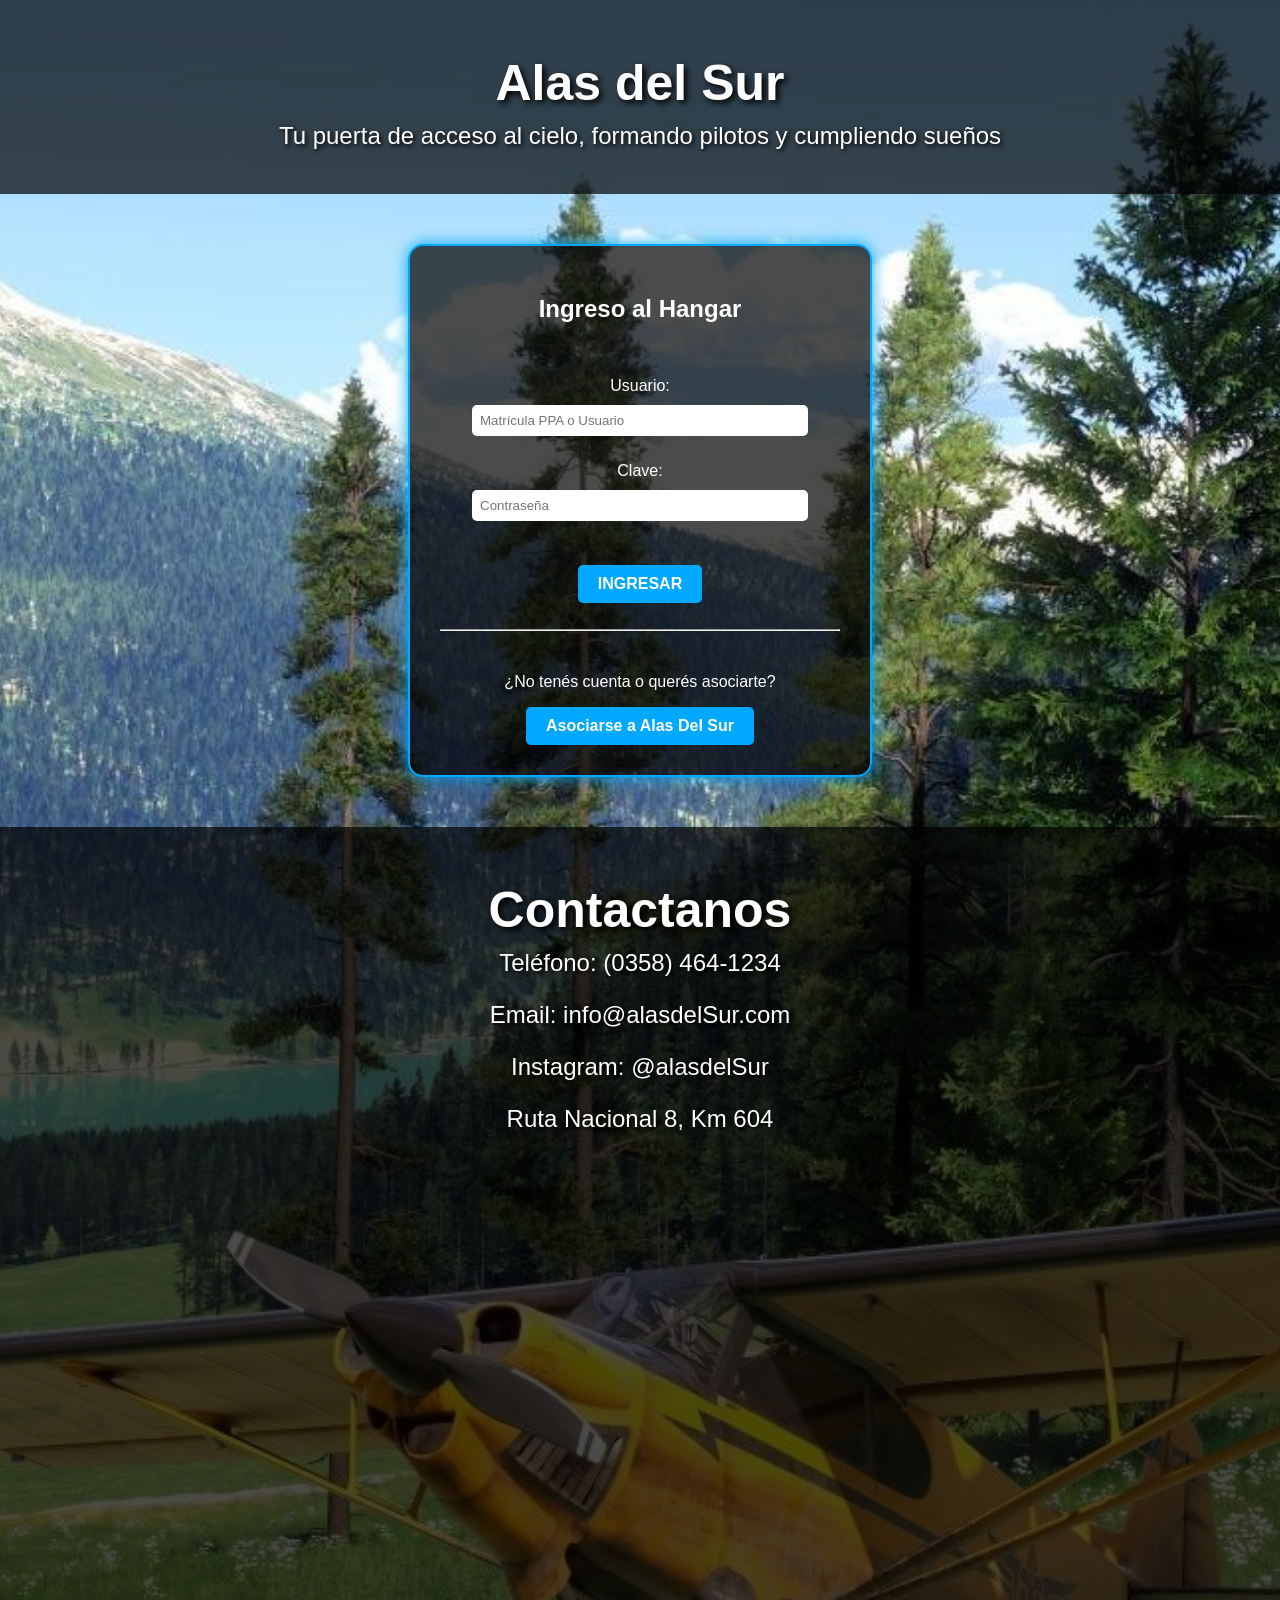
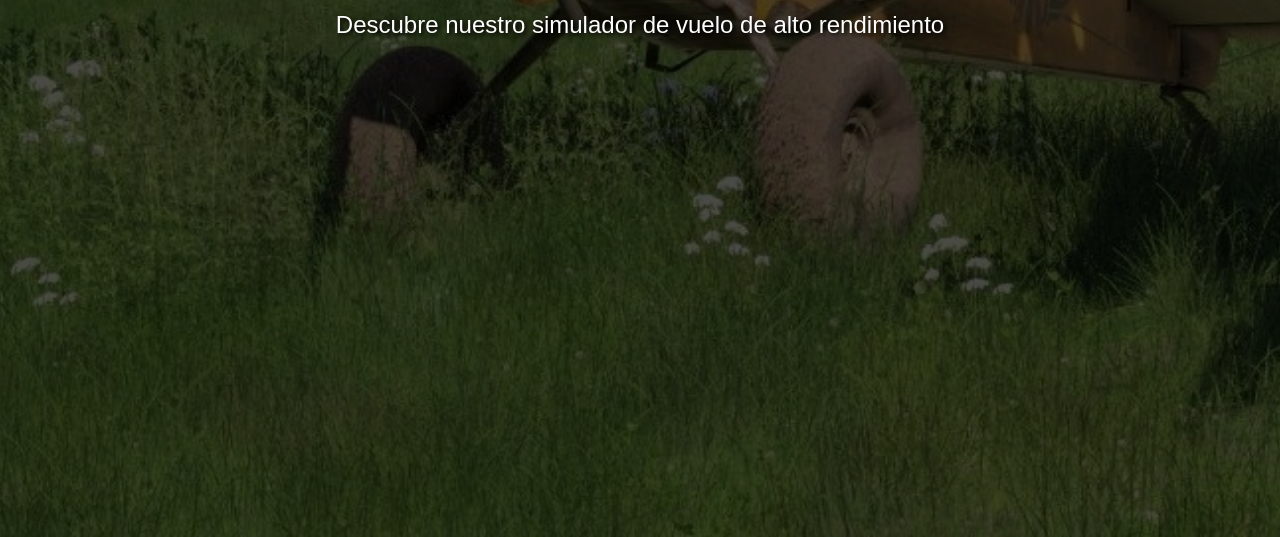
<file: index.html>
<!DOCTYPE html>
<html lang="es">
<head>
    <meta charset="UTF-8">
    <meta name="viewport" content="width=device-width, initial-scale=1.0">
    <title>Alas del Sur - Inicio</title>
    <link rel="stylesheet" href="style.css">
</head>
<body>
    <header class="header">
        <h1>Alas del Sur</h1>
        <p>Tu puerta de acceso al cielo, formando pilotos y cumpliendo sueños</p>
    </header>

    <div id="contenedor-login">
        <h2>Ingreso al Hangar</h2>
        <br>
        <p>Usuario: <input type="text" id="nombre" placeholder="Matrícula PPA o Usuario"></p>
        <p>Clave: <input type="password" id="clave" placeholder="Contraseña"></p> 
        <br>
        <button onclick="validar()">INGRESAR</button>
        
        <br><br><hr><br>
        
        <p>¿No tenés cuenta o querés asociarte?</p>
        <button onclick="window.location.href='registropiloto.html'">Asociarse a Alas Del Sur</button>
    </div>
<header class="header">
    <h1>Contactanos</h1>
    <p>Teléfono: (0358) 464-1234</p>
    <p>Email: info@alasdelSur.com</p>
    <p>Instagram: @alasdelSur</p>
    <p>Ruta Nacional 8, Km 604</p>

    
    <iframe src="https://www.google.com/maps/embed?pb=!1m18!1m12!1m3!1d6680.081296114413!2d-64.33827875945678!3d-33.160559701408054!2m3!1f0!2f0!3f0!3m2!1i1024!2i768!4f13.1!3m3!1m2!1s0x95ce00265ae9eb2f%3A0x777363c235d654d8!2sAeroclub%20Rio%20Cuarto%20(CUA)!5e0!3m2!1ses-419!2sar!4v1779071024670!5m2!1ses-419!2sar" width="600" height="450" style="border:0;" allowfullscreen="" loading="lazy" referrerpolicy="no-referrer-when-downgrade"></iframe>
<p>Descubre nuestro simulador de vuelo de alto rendimiento</p>
<iframe src="https://www.youtube.com/embed/S5xeNotR5Hw" width="600" height="450" style="border:0;" allowfullscreen=""></iframe>
</header>
    <script src="script.js"></script>
</body>
</html>
</file>
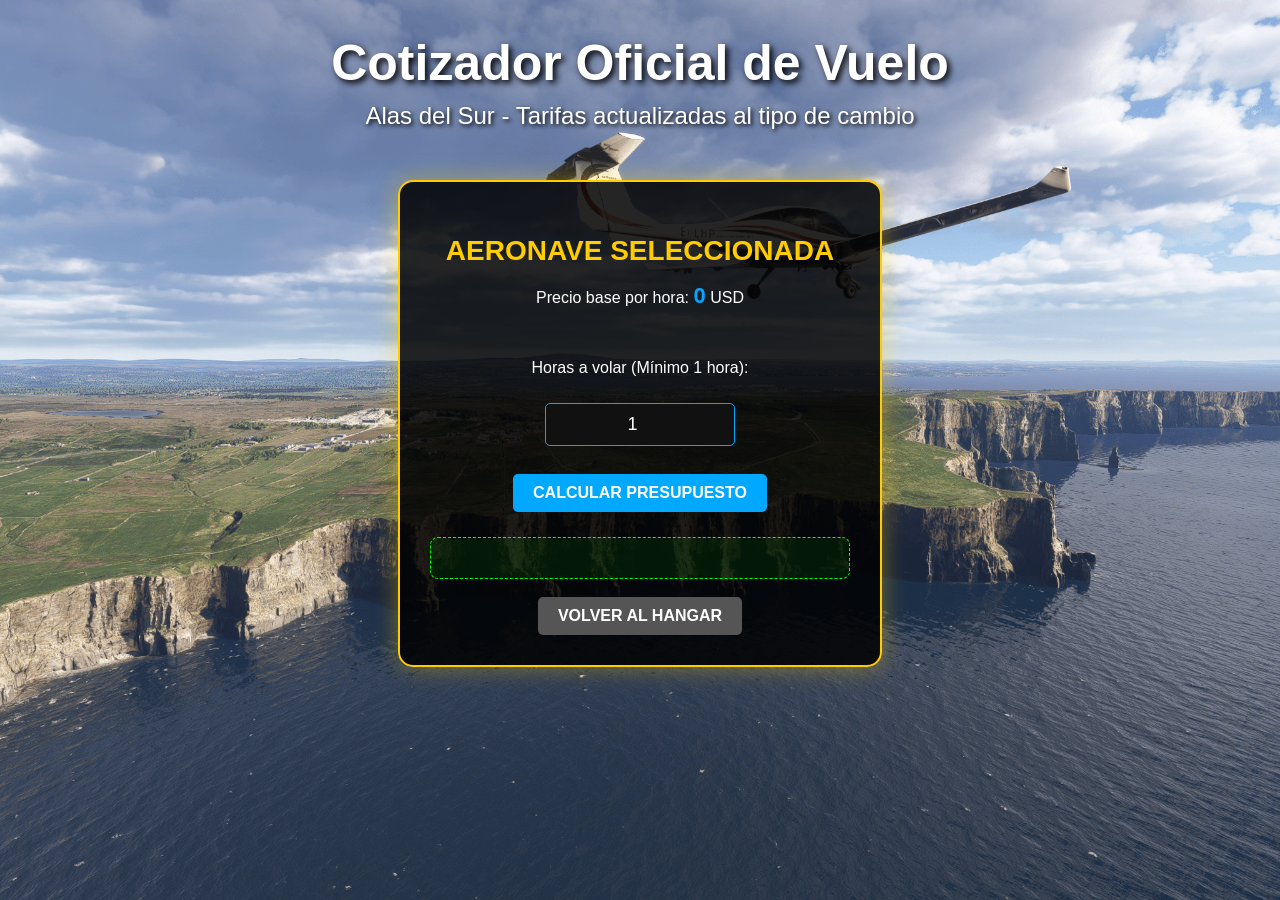
<file: cotizador.html>
<!DOCTYPE html>
<html lang="es">
<head>
    <meta charset="UTF-8">
    <meta name="viewport" content="width=device-width, initial-scale=1.0">
    <title>Alas del Sur - Cotizador de Horas</title>
    <link rel="stylesheet" href="style.css">
</head>
<body onload="cargarDatosAvion()" id="fondo-cotizador">
    <header>
        <h1>Cotizador Oficial de Vuelo</h1>
        <p>Alas del Sur - Tarifas actualizadas al tipo de cambio</p>
    </header>

    <div id="contenedor-cotizador">
        <h2 id="titulo-avion">Aeronave Seleccionada</h2>
        <p>Precio base por hora: <strong id="precio-base">0</strong> USD</p>
        
        <br>
        <p>Horas a volar (Mínimo 1 hora):</p>
        <input type="number" id="horas" min="1" value="1">
        <br><br>
        
        <button onclick="calcularCosto()">CALCULAR PRESUPUESTO</button>
        
        <div id="bloque-resultado">
            <h3 id="resultado-usd"></h3>
            <h3 id="resultado-ars"></h3>
        </div>
        
        <br>
        <button onclick="window.location.href='reservas.html'" style="background-color: #555;">VOLVER AL HANGAR</button>
    </div>


    <script src="script.js"></script>
</body>
</html>
</file>
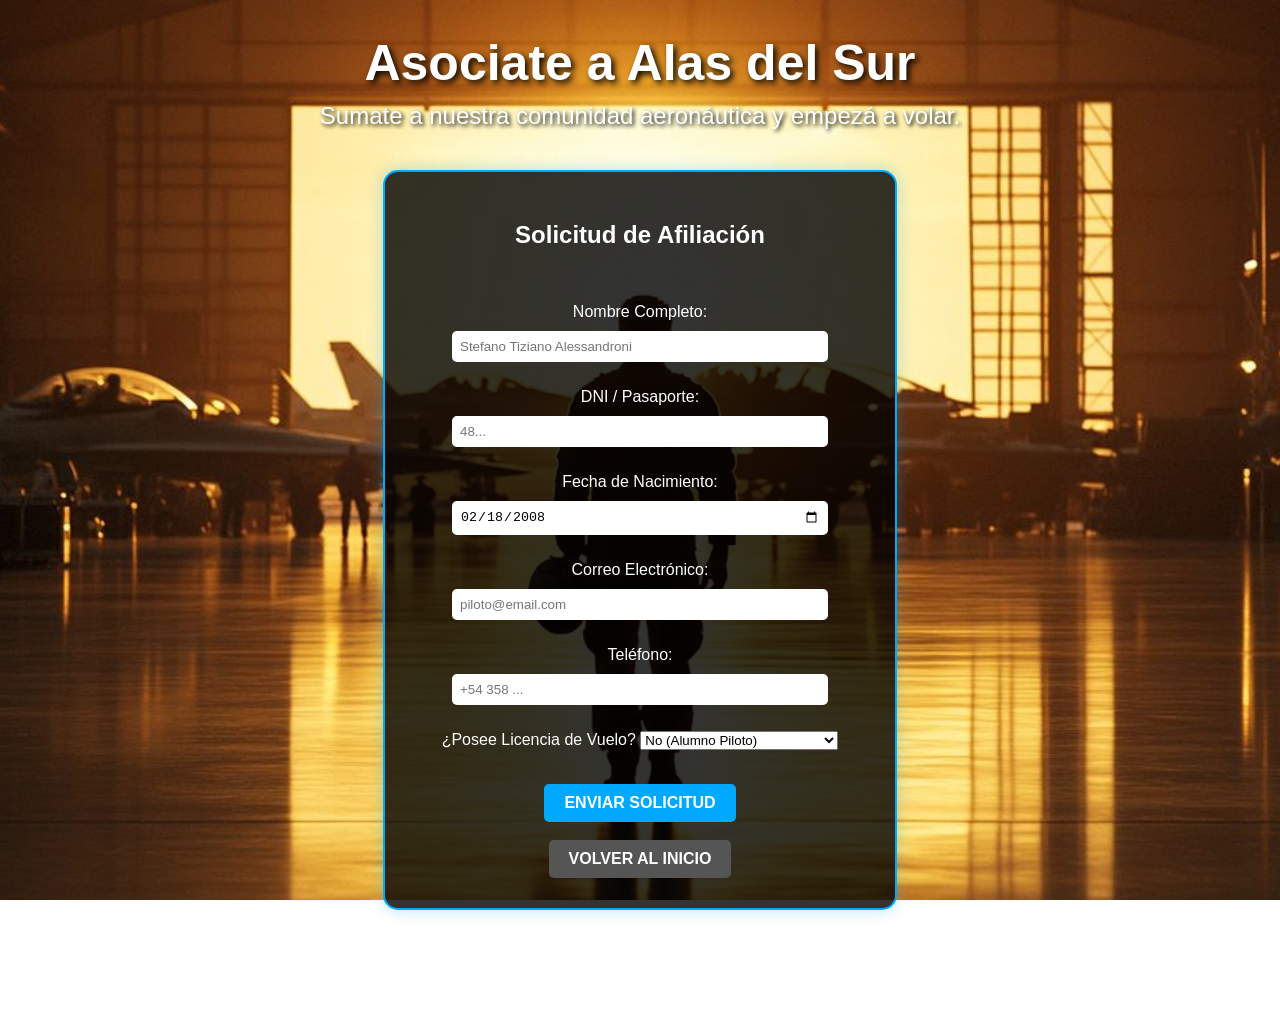
<file: registropiloto.html>
<!DOCTYPE html>
<html lang="es">
<head>
    <meta charset="UTF-8">
    <meta name="viewport" content="width=device-width, initial-scale=1.0">
    <title>Alas del Sur - Registro de Socios</title>
    <link rel="stylesheet" href="style.css">
</head>
<body id="fondo-registro">
    <header>
        <h1>Asociate a Alas del Sur</h1>
        <p>Sumate a nuestra comunidad aeronáutica y empezá a volar.</p>
    </header>

    <div id="contenedor-registro">
        <h2>Solicitud de Afiliación</h2>
        <br>
        <p>Nombre Completo: <input type="text" id="reg-nombre" placeholder="Stefano Tiziano Alessandroni"></p>
        <p>DNI / Pasaporte: <input type="text" id="reg-dni" placeholder="48..."></p>
        <p>Fecha de Nacimiento: <input type="date" id="reg-fecha" value="2008-02-18"></p>
        <p>Correo Electrónico: <input type="email" id="reg-correo" placeholder="piloto@email.com"></p>
        <p>Teléfono: <input type="tel" id="reg-telefono" placeholder="+54 358 ..."></p>
        <p>¿Posee Licencia de Vuelo?
            <select id="reg-licencia">
                <option value="no">No (Alumno Piloto)</option>
                <option value="ppa">Piloto Privado de Avión (PPA)</option>
                <option value="pca">Piloto Comercial (PCA)</option>
                <option value="instructor">Instructor de Vuelo</option>
            </select>
        </p>
        <br>
        <button onclick="registrarSocio()">ENVIAR SOLICITUD</button>
        <br><br>
        <button onclick="window.location.href='index.html'" style="background-color: #555;">VOLVER AL INICIO</button>
    </div>
    
    <script src="script.js"></script>
</body>
</html>
</file>
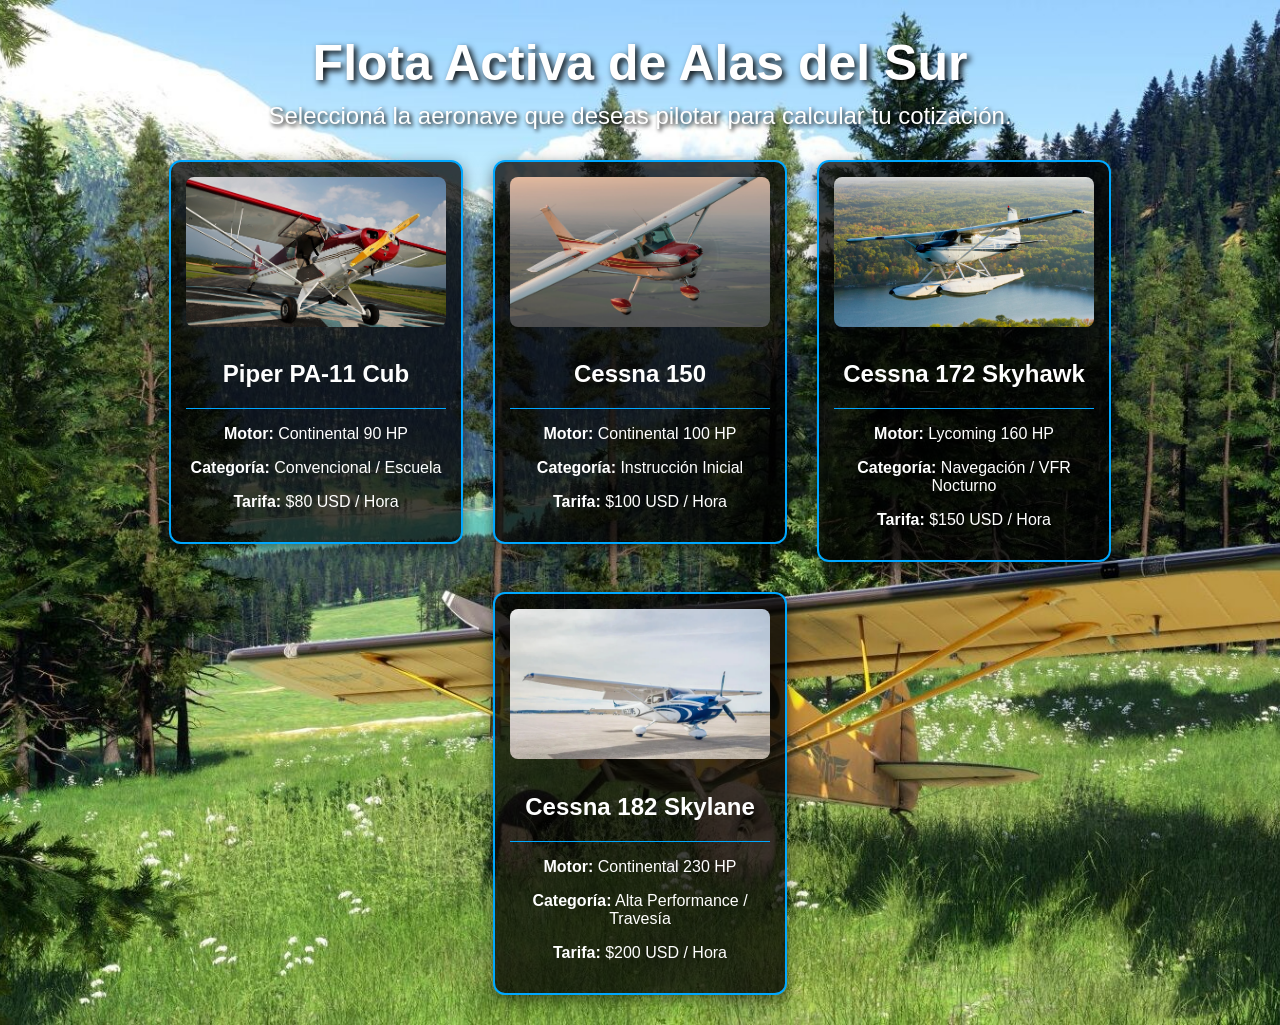
<file: Reservas.html>
<!DOCTYPE html>
<html lang="es">
<head>
    <meta charset="UTF-8">
    <meta name="viewport" content="width=device-width, initial-scale=1.0">
    <title>Alas del Sur - Nuestra Flota</title>
    <link rel="stylesheet" href="style.css">
</head>
<body>
    <header>
        <h1>Flota Activa de Alas del Sur</h1>
        <p>Seleccioná la aeronave que deseas pilotar para calcular tu cotización.</p>
    </header>

    <div id="catalogo-aviones">
        
        <a href="cotizador.html?avion=Piper%20PA-11&precio=80" class="enlace-avion">
            <div class="avion-card">
                <img src="1710p_pa_002.jpg" alt="Piper PA-11 Cub" class="foto-avion">
                <h2>Piper PA-11 Cub</h2>
                <hr>
                <p><strong>Motor:</strong> Continental 90 HP</p>
                <p><strong>Categoría:</strong> Convencional / Escuela</p>
                <p><strong>Tarifa:</strong> $80 USD / Hora</p>
            </div>
        </a>

        <a href="cotizador.html?avion=Cessna%20150&precio=100" class="enlace-avion">
            <div class="avion-card">
                <img src="JaredCalvert150_flight.jpg" alt="Cessna 150" class="foto-avion">
                <h2>Cessna 150</h2>
                <hr>
                <p><strong>Motor:</strong> Continental 100 HP</p>
                <p><strong>Categoría:</strong> Instrucción Inicial</p>
                <p><strong>Tarifa:</strong> $100 USD / Hora</p>
            </div>
        </a>
        
        <a href="cotizador.html?avion=Cessna%20172&precio=150" class="enlace-avion">
            <div class="avion-card">
                <img src="premium_photo-1661896363478-4014d659ad3a.avif" alt="Cessna 172 Skyhawk" class="foto-avion">
                <h2>Cessna 172 Skyhawk</h2>
                <hr>
                <p><strong>Motor:</strong> Lycoming 160 HP</p>
                <p><strong>Categoría:</strong> Navegación / VFR Nocturno</p>
                <p><strong>Tarifa:</strong> $150 USD / Hora</p>
            </div>
        </a>

        <a href="cotizador.html?avion=Cessna%20182&precio=200" class="enlace-avion">
            <div class="avion-card">
                <img src="aircraft-single-engine-piston-ce-23.webp" alt="Cessna 182 Skylane" class="foto-avion">
                <h2>Cessna 182 Skylane</h2>
                <hr>
                <p><strong>Motor:</strong> Continental 230 HP</p>
                <p><strong>Categoría:</strong> Alta Performance / Travesía</p>
                <p><strong>Tarifa:</strong> $200 USD / Hora</p>
            </div>
        </a>
    </div>

    
</body>
</html>
</file>
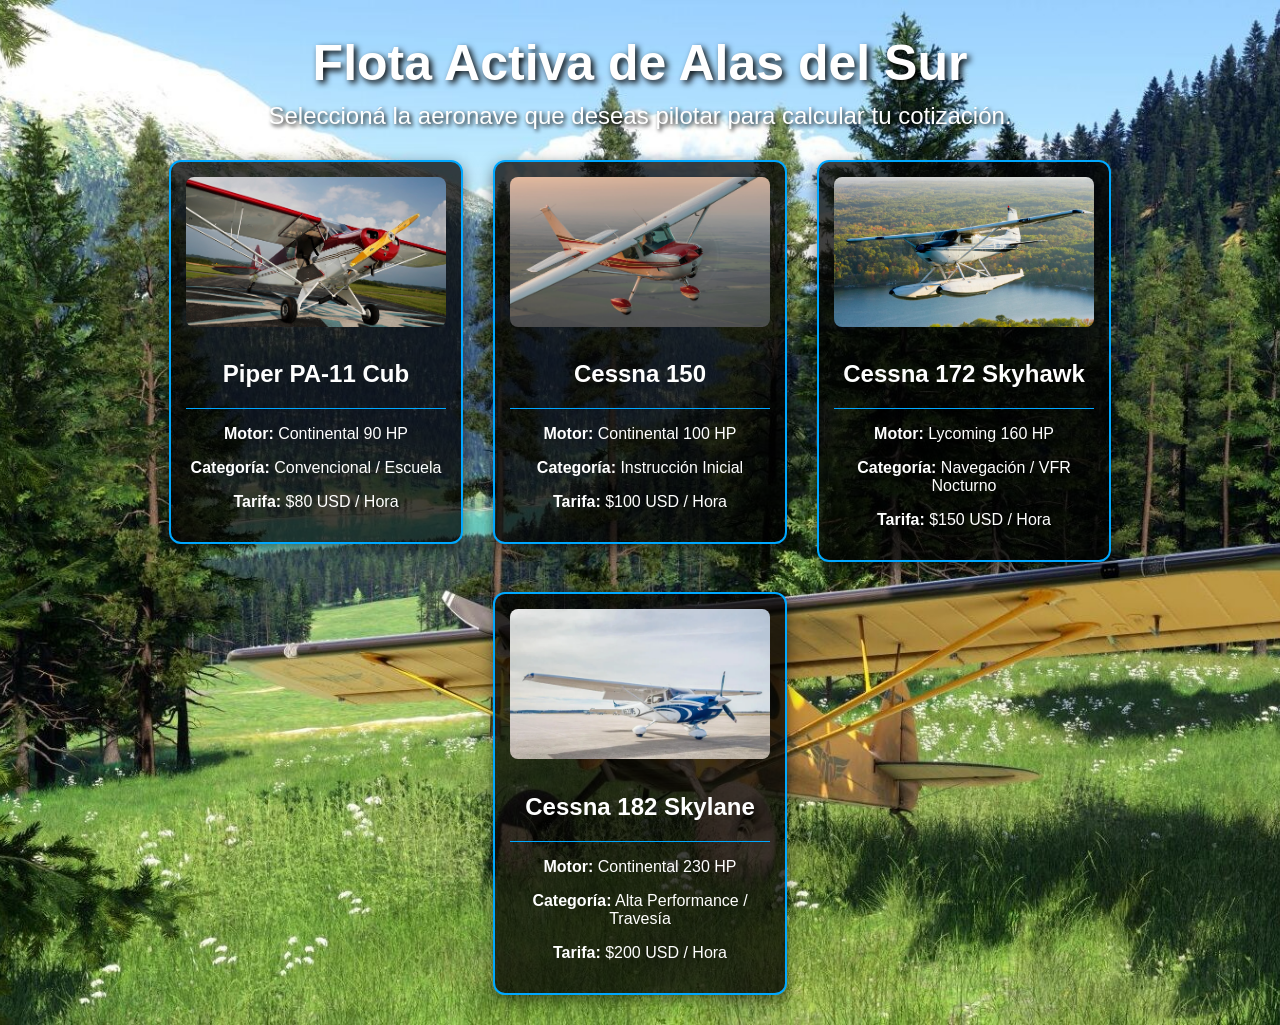
<file: reservas.html>
<!DOCTYPE html>
<html lang="es">
<head>
    <meta charset="UTF-8">
    <meta name="viewport" content="width=device-width, initial-scale=1.0">
    <title>Alas del Sur - Nuestra Flota</title>
    <link rel="stylesheet" href="style.css">
</head>
<body>
    <header>
        <h1>Flota Activa de Alas del Sur</h1>
        <p>Seleccioná la aeronave que deseas pilotar para calcular tu cotización.</p>
    </header>

    <div id="catalogo-aviones">
        
        <a href="cotizador.html?avion=Piper%20PA-11&precio=80" class="enlace-avion">
            <div class="avion-card">
                <img src="1710p_pa_002.jpg" alt="Piper PA-11 Cub" class="foto-avion">
                <h2>Piper PA-11 Cub</h2>
                <hr>
                <p><strong>Motor:</strong> Continental 90 HP</p>
                <p><strong>Categoría:</strong> Convencional / Escuela</p>
                <p><strong>Tarifa:</strong> $80 USD / Hora</p>
            </div>
        </a>

        <a href="cotizador.html?avion=Cessna%20150&precio=100" class="enlace-avion">
            <div class="avion-card">
                <img src="JaredCalvert150_flight.jpg" alt="Cessna 150" class="foto-avion">
                <h2>Cessna 150</h2>
                <hr>
                <p><strong>Motor:</strong> Continental 100 HP</p>
                <p><strong>Categoría:</strong> Instrucción Inicial</p>
                <p><strong>Tarifa:</strong> $100 USD / Hora</p>
            </div>
        </a>
        
        <a href="cotizador.html?avion=Cessna%20172&precio=150" class="enlace-avion">
            <div class="avion-card">
                <img src="premium_photo-1661896363478-4014d659ad3a.avif" alt="Cessna 172 Skyhawk" class="foto-avion">
                <h2>Cessna 172 Skyhawk</h2>
                <hr>
                <p><strong>Motor:</strong> Lycoming 160 HP</p>
                <p><strong>Categoría:</strong> Navegación / VFR Nocturno</p>
                <p><strong>Tarifa:</strong> $150 USD / Hora</p>
            </div>
        </a>

        <a href="cotizador.html?avion=Cessna%20182&precio=200" class="enlace-avion">
            <div class="avion-card">
                <img src="aircraft-single-engine-piston-ce-23.webp" alt="Cessna 182 Skylane" class="foto-avion">
                <h2>Cessna 182 Skylane</h2>
                <hr>
                <p><strong>Motor:</strong> Continental 230 HP</p>
                <p><strong>Categoría:</strong> Alta Performance / Travesía</p>
                <p><strong>Tarifa:</strong> $200 USD / Hora</p>
            </div>
        </a>
    </div>

    
</body>
</html>
</file>
<file: style.css>
body {
    background-image: url('aero.jpg'); 
    background-size: cover;
    background-repeat: no-repeat;
    background-position: center;
    font-family: 'Arial', sans-serif;
    color: white; 
    margin: 0;
}

.header{
    background-color: rgba(0, 0, 0, 0.7); 
    padding: 20px;
    text-align: center;
}

h1 {
    text-align: center;
    text-shadow: 3px 3px 6px black;
    font-size: 50px;
    margin-bottom: 10px;
}

header p {
    text-align: center;
    font-size: 24px;
    text-shadow: 2px 2px 4px black;
    margin-top: 0;
}

#contenedor-login {
    background-color: rgba(0, 0, 0, 0.7); 
    width: 400px;
    margin: 50px auto; 
    padding: 30px;
    border-radius: 15px; 
    text-align: center;
    border: 2px solid #00a8ff; 
    box-shadow: 0px 0px 15px #00a8ff; 
}

input {
    margin: 10px;
    padding: 8px;
    border-radius: 5px;
    border: none;
    width: 80%;
}

button {
    background-color: #00a8ff;
    color: white;
    padding: 10px 20px;
    border: none;
    border-radius: 5px;
    cursor: pointer;
    font-weight: bold;
    font-size: 16px;
    transition: 0.3s; 
}

button:hover {
    background-color: #0077b3;
}

#catalogo-aviones {
    display: flex;
    justify-content: center;
    flex-wrap: wrap; 
    gap: 30px;
    margin: 30px;
}

.enlace-avion {
    text-decoration: none;
    color: inherit;
}

.avion-card {
    background-color: rgba(0, 0, 0, 0.75);
    border: 2px solid #00a8ff;
    border-radius: 12px;
    padding: 15px;
    width: 260px;
    text-align: center;
    box-shadow: 0px 5px 15px rgba(0, 0, 0, 0.5);
    transition: transform 0.3s ease, box-shadow 0.3s ease;
}


.avion-card:hover {
    transform: translateY(-10px); 
    box-shadow: 0px 0px 20px #00a8ff; 
    cursor: pointer;
}

.foto-avion {
    width: 100%;
    height: 150px;
    object-fit: cover; 
    border-radius: 8px;
    margin-bottom: 10px;
}

.avion-card hr {
    border: 0;
    height: 1px;
    background: #00a8ff;
    margin: 15px 0;
}

#contenedor-registro {
    background-color: rgba(0, 0, 0, 0.8);
    border: 2px solid #00a8ff;
    border-radius: 15px;
    width: 450px;
    margin: 40px auto 100px auto;
    padding: 30px;
    text-align: center;
    box-shadow: 0px 0px 15px rgba(0, 168, 255, 0.3);
}

#bloque-resultado {
    margin-top: 15px;
    padding: 10px;
    background-color: rgba(0,255,0,0.1);
    border-radius: 5px;
}

#fondo-cotizador {
    background-image: url(Foto\ Aérea.png); 
    background-size: cover;
    background-position: center;
    background-attachment: fixed; 
}

#fondo-registro {
    background-image: url('a61906968f2eac7d6d659a93f26ed279.jpg'); 
    background-size: cover;
    background-position: center;
    background-attachment: fixed;
}

#contenedor-cotizador {
    background-color: rgba(0, 0, 0, 0.85);
    border: 2px solid #ffcc00; 
    border-radius: 15px;
    width: 420px;
    margin: 50px auto 100px auto; 
    padding: 30px;
    text-align: center;
    box-shadow: 0px 0px 25px rgba(255, 204, 0, 0.4); 
}

#titulo-avion {
    color: #ffcc00; 
    font-size: 28px;
    margin-bottom: 10px;
    text-transform: uppercase; 
}

#precio-base {
    color: #00a8ff;
    font-size: 22px;
}

#horas {
    background-color: #111;
    color: white;
    border: 1px solid #00a8ff;
    padding: 10px;
    border-radius: 5px;
    font-size: 18px;
    text-align: center;
    width: 40%; 
}

#bloque-resultado {
    margin-top: 25px;
    padding: 15px;
    background-color: rgba(0, 255, 0, 0.08); 
    border: 1px dashed #00ff00; 
    border-radius: 8px;
}

#resultado-usd, #resultado-ars {
    color: #00ff00; 
    margin: 10px 0;
    font-size: 22px;
    font-family: 'Courier New', Courier, monospace; 
    text-shadow: 1px 1px 3px black;
}
</file>
